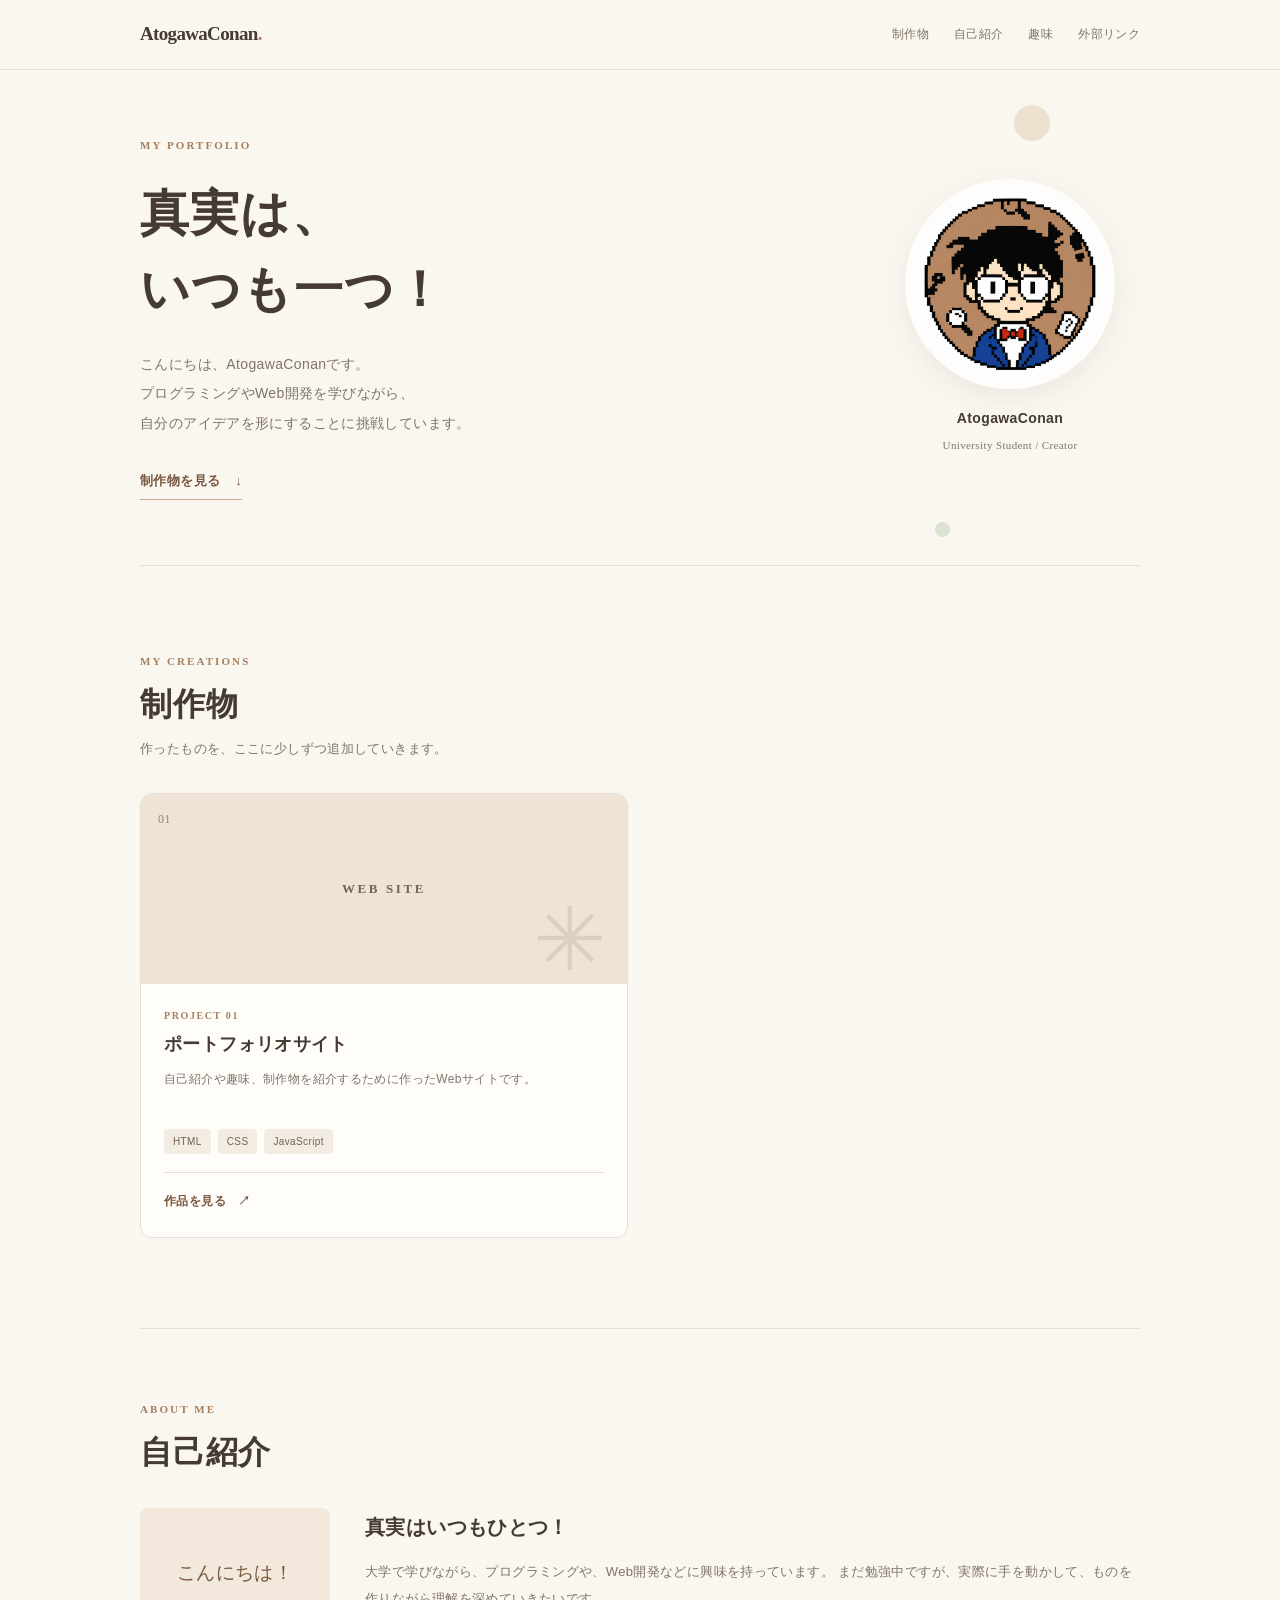
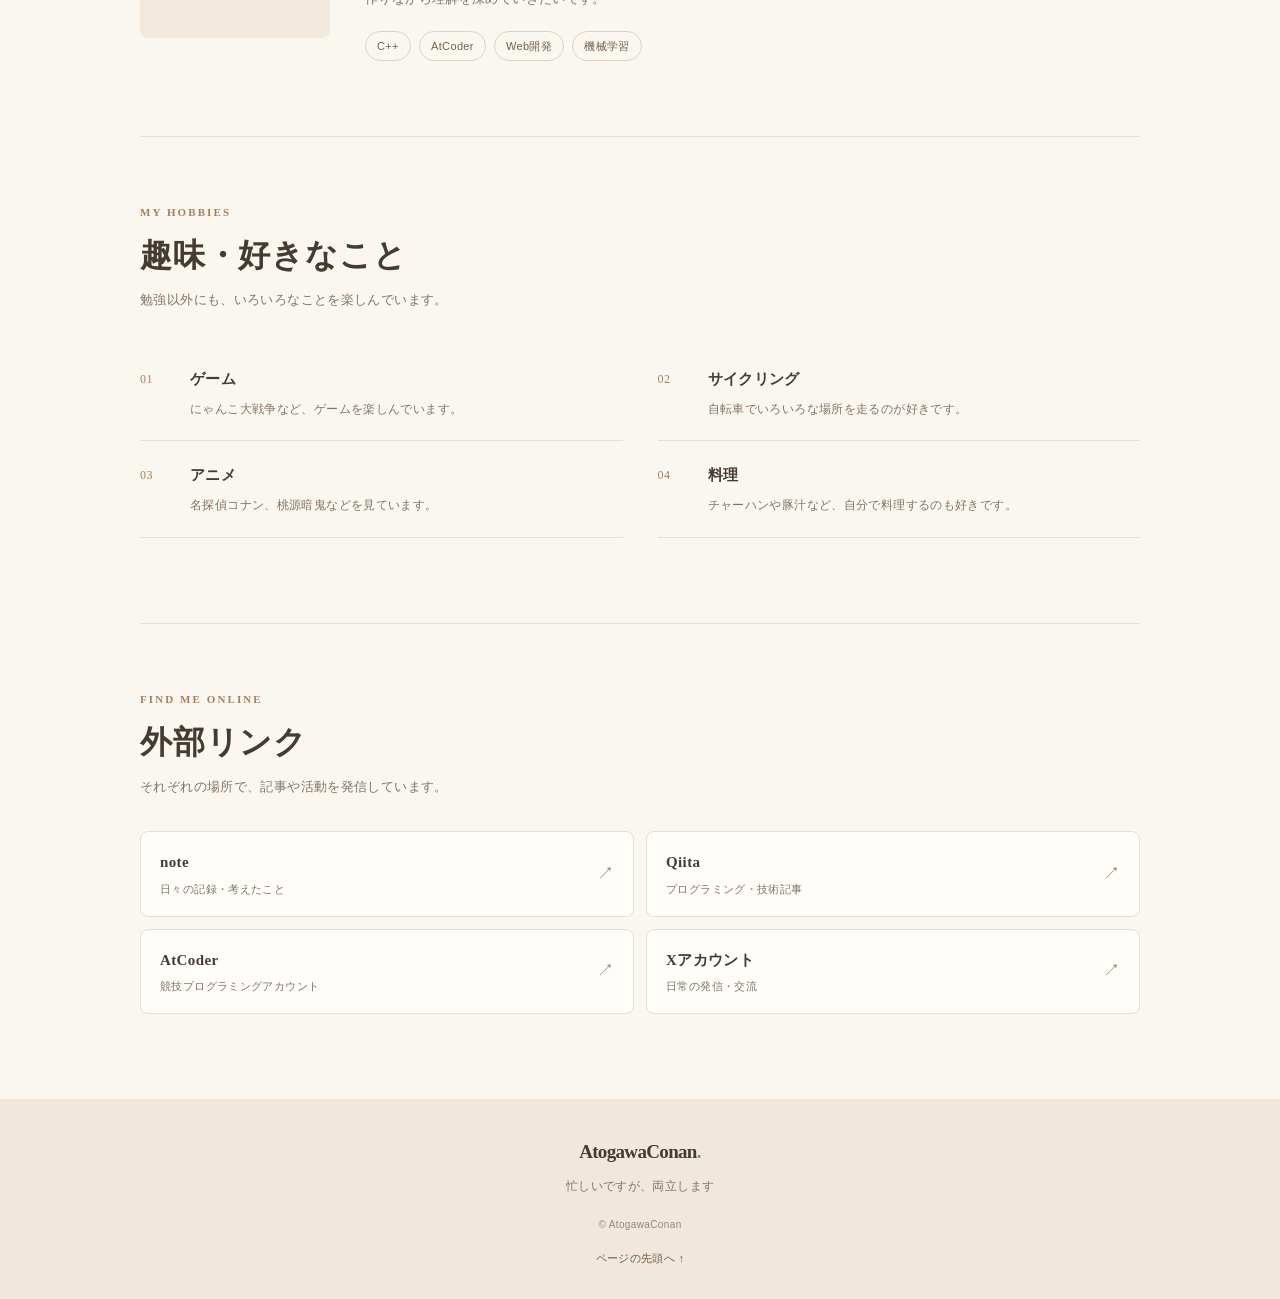
<file: index.html>
<!DOCTYPE html>
<html lang="ja">
<head>
  <meta charset="UTF-8">
  <meta name="viewport" content="width=device-width, initial-scale=1.0">
  <meta name="theme-color" content="#faf7f1">
  <meta name="description" content="AtogawaConanのポートフォリオ。制作物、趣味、自己紹介を掲載しています。">
  <title>AtogawaConan | Portfolio</title>
  <link rel="stylesheet" href="style.css">
</head>

<body>
  <header class="site-header" id="top">
    <a class="site-logo" href="#top">AtogawaConan<span>.</span></a>

    <nav class="header-nav" aria-label="メインナビゲーション">
      <a href="#works">制作物</a>
      <a href="#about">自己紹介</a>
      <a href="#hobbies">趣味</a>
      <a href="#links">外部リンク</a>
    </nav>
  </header>

  <main>
    <!-- トップ -->
    <section class="hero section-wrap">
      <div class="hero-text">
        <p class="eyebrow">MY PORTFOLIO</p>
        <h1>真実は、<br>いつも一つ！</h1>
        <p class="hero-description">
          こんにちは、AtogawaConanです。<br>
          プログラミングやWeb開発を学びながら、<br class="desktop-only">
          自分のアイデアを形にすることに挑戦しています。
        </p>
        <a class="text-link" href="#works">制作物を見る <span>↓</span></a>
      </div>

      <div class="hero-profile">
        <div class="avatar-frame">
          <img src="profile.png" alt="ドット絵のプロフィールアイコン">
        </div>
        <p class="avatar-caption">AtogawaConan</p>
        <p class="avatar-subcaption">University Student / Creator</p>
      </div>
      <span class="hero-decoration decoration-one" aria-hidden="true"></span>
      <span class="hero-decoration decoration-two" aria-hidden="true"></span>
    </section>

    <!-- 制作物 -->
    <section class="section-wrap works-section" id="works">
      <div class="section-heading">
        <p class="eyebrow">MY CREATIONS</p>
        <h2>制作物</h2>
        <p>作ったものを、ここに少しずつ追加していきます。</p>
      </div>

      <div class="works-grid" id="works-grid">
        <!-- JavaScriptで作品を表示 -->
      </div>
    </section>

    <!-- 自己紹介 -->
    <section class="section-wrap about-section" id="about">
      <div class="section-heading">
        <p class="eyebrow">ABOUT ME</p>
        <h2>自己紹介</h2>
      </div>

      <div class="about-content">
        <div class="about-mark" aria-hidden="true">こんにちは！</div>
        <div>
          <h3>真実はいつもひとつ！</h3>
          <p>
            大学で学びながら、プログラミングや、Web開発などに興味を持っています。
            まだ勉強中ですが、実際に手を動かして、ものを作りながら理解を深めていきたいです。
          </p>
          <div class="tag-list">
            <span>C++</span>
            <span>AtCoder</span>
            <span>Web開発</span>
            <span>機械学習</span>
          </div>
        </div>
      </div>
    </section>

    <!-- 趣味 -->
    <section class="section-wrap hobbies-section" id="hobbies">
      <div class="section-heading">
        <p class="eyebrow">MY HOBBIES</p>
        <h2>趣味・好きなこと</h2>
        <p>勉強以外にも、いろいろなことを楽しんでいます。</p>
      </div>

      <div class="hobbies-list">
        <article class="hobby-item">
          <span class="hobby-number">01</span>
          <div>
            <h3>ゲーム</h3>
            <p>にゃんこ大戦争など、ゲームを楽しんでいます。</p>
          </div>
        </article>

        <article class="hobby-item">
          <span class="hobby-number">02</span>
          <div>
            <h3>サイクリング</h3>
            <p>自転車でいろいろな場所を走るのが好きです。</p>
          </div>
        </article>

        <article class="hobby-item">
          <span class="hobby-number">03</span>
          <div>
            <h3>アニメ</h3>
            <p>名探偵コナン、桃源暗鬼などを見ています。</p>
          </div>
        </article>

        <article class="hobby-item">
          <span class="hobby-number">04</span>
          <div>
            <h3>料理</h3>
            <p>チャーハンや豚汁など、自分で料理するのも好きです。</p>
          </div>
        </article>
      </div>
    </section>

    <!-- 外部リンク -->
    <section class="section-wrap links-section" id="links">
      <div class="section-heading">
        <p class="eyebrow">FIND ME ONLINE</p>
        <h2>外部リンク</h2>
        <p>それぞれの場所で、記事や活動を発信しています。</p>
      </div>

      <div class="external-links">
        <a href="https://note.com/lucky_flea3807"
           target="_blank" rel="noopener noreferrer">
          <span><strong>note</strong><small>日々の記録・考えたこと</small></span>
          <span class="external-arrow">↗</span>
        </a>

        <a href="https://qiita.com/AtogawaConan"
           target="_blank" rel="noopener noreferrer">
          <span><strong>Qiita</strong><small>プログラミング・技術記事</small></span>
          <span class="external-arrow">↗</span>
        </a>

        <a href="https://atcoder.jp/users/AtogawaConan"
           target="_blank" rel="noopener noreferrer">
          <span><strong>AtCoder</strong><small>競技プログラミングアカウント</small></span>
          <span class="external-arrow">↗</span>
        </a>

        <a href="https://x.com/AtogawaConan000"
           target="_blank" rel="noopener noreferrer">
          <span><strong>Xアカウント</strong><small>日常の発信・交流</small></span>
          <span class="external-arrow">↗</span>
        </a>
      </div>
    </section>
  </main>

  <footer class="site-footer">
    <a class="site-logo" href="#top">AtogawaConan<span>.</span></a>
    <p>忙しいですが、両立します</p>
    <small>© AtogawaConan</small>
    <a class="back-to-top" href="#top">ページの先頭へ ↑</a>
  </footer>

  <script>
    /*
      制作物を追加するときは、この配列に1件追加してください。
      title: 作品名
      description: 作品の説明
      tech: 使用した技術
      url: 公開先URL（まだ公開していない場合は空文字）
      label: 作品の種類
    */
    const projects = [
      {
        title: "ポートフォリオサイト",
        description: "自己紹介や趣味、制作物を紹介するために作ったWebサイトです。",
        tech: ["HTML", "CSS", "JavaScript"],
        url: "https://atogawaconan.github.io/my-portfolio/",
        label: "WEB SITE"
      }
    ];

    const worksGrid = document.querySelector("#works-grid");

    function renderProjects() {
      worksGrid.innerHTML = projects.map((project, index) => {
        const number = String(index + 1).padStart(2, "0");
        const tags = project.tech
          .map(tech => `<span class="project-tag">${escapeHTML(tech)}</span>`)
          .join("");

        const action = project.url
          ? `<a class="project-link" href="${escapeHTML(project.url)}"
                target="_blank" rel="noopener noreferrer">
                作品を見る <span>↗</span>
             </a>`
          : `<span class="project-unavailable">公開準備中</span>`;

        return `
          <article class="project-card">
            <div class="project-preview preview-${(index % 3) + 1}">
              <span class="preview-number">${number}</span>
              <span class="preview-label">${escapeHTML(project.label)}</span>
              <span class="preview-symbol" aria-hidden="true">✳</span>
            </div>
            <div class="project-info">
              <p class="project-index">PROJECT ${number}</p>
              <h3>${escapeHTML(project.title)}</h3>
              <p class="project-description">${escapeHTML(project.description)}</p>
              <div class="project-tags">${tags}</div>
              <div class="project-action">${action}</div>
            </div>
          </article>
        `;
      }).join("");
    }

    function escapeHTML(value) {
      return String(value).replace(/[&<>"']/g, character => ({
        "&": "&amp;",
        "<": "&lt;",
        ">": "&gt;",
        '"': "&quot;",
        "'": "&#39;"
      })[character]);
    }

    renderProjects();
  </script>
</body>
</html>
</file>
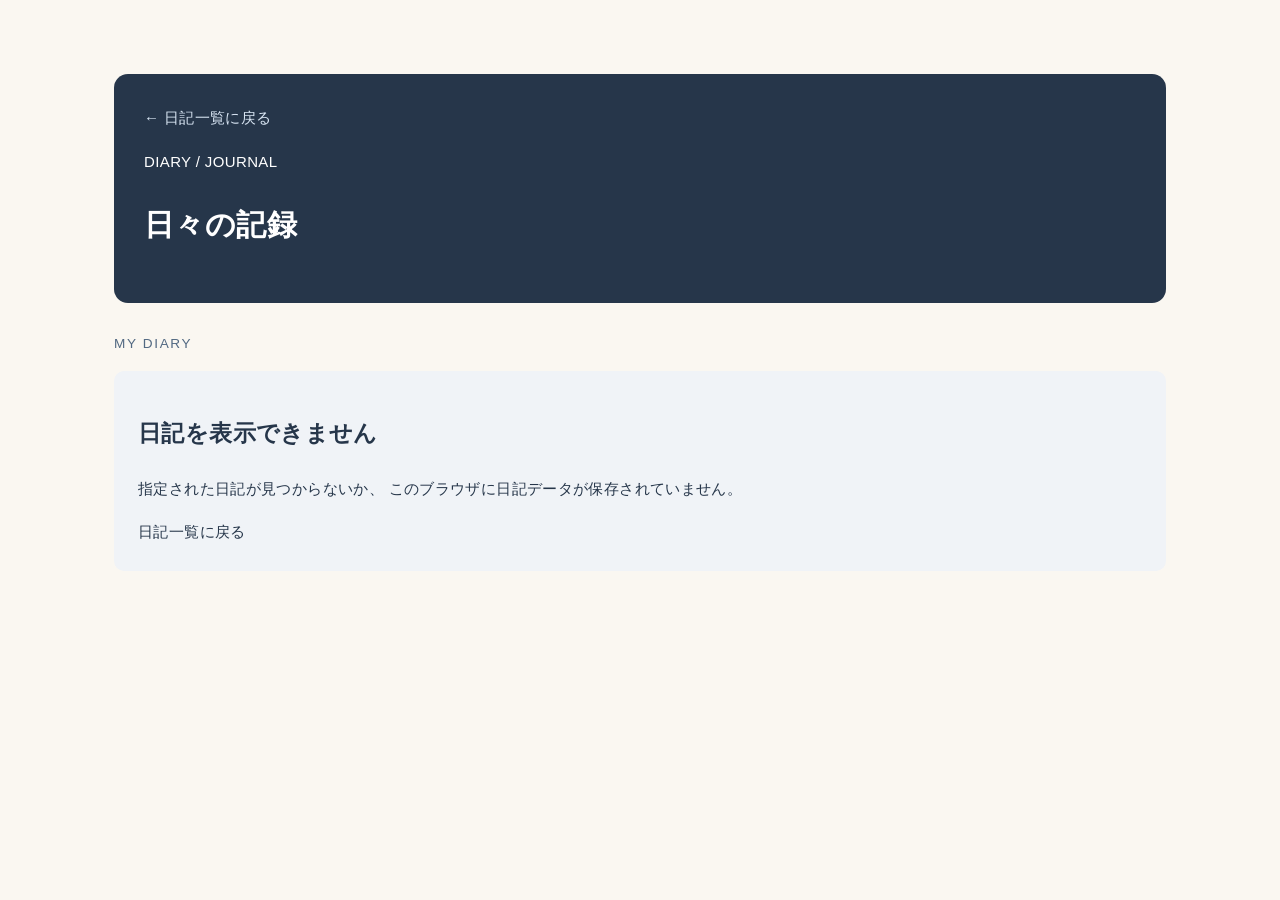
<file: deary.html>
<!DOCTYPE html>
<html lang="ja">
<head>
    <meta charset="UTF-8">
    <meta name="viewport" content="width=device-width, initial-scale=1.0">
    <meta name="description" content="日々の記録と、そのとき考えたこと。">
    <title>日記 | AtogawaConan</title>
    <link rel="stylesheet" href="style.css">
    <style>
        .article-page {
            max-width: 1100px;
            margin: 50px auto;
            padding: 24px;
            color: #26364a;
        }

        .article-top {
            padding: 30px;
            background: #26364a;
            color: white;
            border-radius: 14px;
        }

        .article-top a {
            color: #d8e5f3;
            text-decoration: none;
        }

        .article-label {
            margin-top: 28px;
            color: #526982;
            font-size: 0.85rem;
            letter-spacing: 0.12em;
        }

        .article-date {
            margin-top: 30px;
            color: #60758f;
            font-size: 0.9rem;
        }

        #article-title {
            font-size: clamp(1.8rem, 4vw, 2.7rem);
            line-height: 1.5;
            margin: 12px 0 28px;
            padding-bottom: 24px;
            border-bottom: 1px solid #d8e0e9;
        }

        .article-content {
            padding: 28px;
            background: white;
            border: 1px solid #d8e0e9;
            border-radius: 12px;
            margin-top: 20px;
        }

        #article-body {
            line-height: 2.1;
            white-space: pre-wrap;
            overflow-wrap: anywhere;
        }

        #article-image {
            display: block;
            width: 100%;
            max-height: 560px;
            object-fit: contain;
            margin-top: 24px;
            border-radius: 8px;
        }

        .article-navigation {
            display: flex;
            justify-content: space-between;
            align-items: center;
            flex-wrap: wrap;
            gap: 12px;
            margin-top: 35px;
            padding-top: 20px;
            border-top: 1px solid #d8e0e9;
        }

        .article-navigation a {
            color: #344b65;
            text-decoration: none;
            padding: 10px 14px;
            background: #edf2f8;
            border-radius: 7px;
        }

        .article-error {
            padding: 24px;
            background: #f0f3f7;
            border-radius: 10px;
            line-height: 1.9;
        }

        @media (max-width: 600px) {
            .article-page {
                margin: 20px auto;
                padding: 14px;
            }

            .article-top,
            .article-content {
                padding: 20px;
            }
        }
    </style>
</head>
<body>
    <main class="article-page">
        <header class="article-top">
            <a href="index.html#diary">← 日記一覧に戻る</a>
            <p>DIARY / JOURNAL</p>
            <h1>日々の記録</h1>
        </header>

        <p class="article-label">MY DIARY</p>

        <article id="article" class="article-content" hidden>
            <div id="article-date" class="article-date"></div>
            <h2 id="article-title"></h2>
            <div id="article-body"></div>
            <img id="article-image" alt="" hidden>

            <nav class="article-navigation">
                <a id="previous-article" href="#" hidden>← 前の日記</a>
                <a href="index.html#diary">日記一覧へ</a>
                <a id="next-article" href="#" hidden>次の日記 →</a>
            </nav>
        </article>

        <div id="article-error" class="article-error" hidden>
            <h2>日記を表示できません</h2>
            <p>
                指定された日記が見つからないか、
                このブラウザに日記データが保存されていません。
            </p>
            <a href="index.html#diary">日記一覧に戻る</a>
        </div>
    </main>

    <script>
        const STORAGE_KEY = 'atogawaPortfolioData_v1';

        const escapeText = value => String(value ?? '');

        const formatDate = value =>
            value ? value.replaceAll('-', '.') : '';

        function loadDiaries() {
            try {
                const saved = JSON.parse(
                    localStorage.getItem(STORAGE_KEY) || '{}'
                );
                return Array.isArray(saved.diaries) ? saved.diaries : [];
            } catch {
                return [];
            }
        }

        function articleUrl(id) {
            return 'diary.html?id=' + encodeURIComponent(id);
        }

        const diaries = loadDiaries().sort((a, b) =>
            (b.date || '').localeCompare(a.date || '') ||
            (b.created || 0) - (a.created || 0)
        );

        const params = new URLSearchParams(window.location.search);
        const id = params.get('id');
        const index = diaries.findIndex(d => d.id === id);
        const article = diaries[index];

        if (!article) {
            document.querySelector('#article-error').hidden = false;
        } else {
            document.querySelector('#article').hidden = false;
            document.querySelector('#article-date').textContent =
                formatDate(article.date);
            document.querySelector('#article-title').textContent =
                escapeText(article.title);
            document.querySelector('#article-body').textContent =
                escapeText(article.body);

            const image = document.querySelector('#article-image');

            if (article.image) {
                image.src = article.image;
                image.alt = article.title || '日記の写真';
                image.hidden = false;
            }

            // 日付順で、前後の日記へ移動する
            const previous = diaries[index + 1];
            const next = diaries[index - 1];

            if (previous) {
                const link = document.querySelector('#previous-article');
                link.href = articleUrl(previous.id);
                link.hidden = false;
            }

            if (next) {
                const link = document.querySelector('#next-article');
                link.href = articleUrl(next.id);
                link.hidden = false;
            }

            document.title =
                (article.title || '日記') + ' | AtogawaConan';
        }
    </script>
</body>
</html>
</file>
<file: style.css>
:root {
  --background: #faf7f1;
  --surface: #fffdf9;
  --surface-warm: #f2e9dc;
  --text: #453b32;
  --muted: #817467;
  --accent: #a77f5d;
  --accent-dark: #79583e;
  --line: #e8ded1;
  --green-soft: #e8ebe0;
  --content-width: 1000px;
}

* {
  box-sizing: border-box;
}

html {
  scroll-behavior: smooth;
  scroll-padding-top: 85px;
}

body {
  margin: 0;
  color: var(--text);
  background: var(--background);
  font-family:
    "Noto Sans JP",
    "Yu Gothic",
    Meiryo,
    sans-serif;
  font-size: 15px;
  line-height: 1.9;
  letter-spacing: 0.025em;
}

a {
  color: inherit;
  text-decoration: none;
}

button,
input,
textarea {
  font: inherit;
}

img {
  display: block;
  max-width: 100%;
}

::selection {
  color: var(--text);
  background: #e8d4bd;
}

section[id] {
  scroll-margin-top: 85px;
}

/* ヘッダー */

.site-header {
  position: sticky;
  top: 0;
  z-index: 100;
  display: flex;
  align-items: center;
  justify-content: space-between;
  gap: 24px;
  min-height: 70px;
  padding: 12px max(5%, calc((100% - var(--content-width)) / 2));
  background: rgba(250, 247, 241, 0.94);
  border-bottom: 1px solid var(--line);
  backdrop-filter: blur(12px);
}

.site-logo {
  flex-shrink: 0;
  font-family: Georgia, serif;
  font-size: 19px;
  font-weight: 700;
  letter-spacing: -0.035em;
}

.site-logo span {
  color: var(--accent);
}

.header-nav {
  display: flex;
  align-items: center;
  justify-content: flex-end;
  flex-wrap: wrap;
  gap: 25px;
}

.header-nav a {
  color: var(--muted);
  font-size: 12px;
  transition: color 0.2s ease;
}

.header-nav a:hover {
  color: var(--accent-dark);
}

/* 共通レイアウト */

.section-wrap {
  width: min(var(--content-width), 90%);
  margin-right: auto;
  margin-left: auto;
}

.section-heading {
  margin-bottom: 32px;
}

.eyebrow {
  margin: 0 0 8px;
  color: var(--accent);
  font-family: Georgia, serif;
  font-size: 11px;
  font-weight: 700;
  letter-spacing: 0.19em;
}

.section-heading h2 {
  margin: 0;
  font-family: Georgia, "Yu Mincho", serif;
  font-size: clamp(25px, 3vw, 32px);
  font-weight: 600;
  line-height: 1.5;
  letter-spacing: 0.025em;
}

.section-heading > p:last-child {
  margin: 9px 0 0;
  color: var(--muted);
  font-size: 13px;
}

/* トップ */

.hero {
  position: relative;
  display: grid;
  grid-template-columns: minmax(0, 1fr) 260px;
  align-items: center;
  gap: 50px;
  min-height: 440px;
  padding-top: 65px;
  padding-bottom: 65px;
  overflow: hidden;
  border-bottom: 1px solid var(--line);
}

.hero-text {
  position: relative;
  z-index: 1;
}

.hero-text .eyebrow {
  margin-bottom: 20px;
}

.hero h1 {
  margin: 0 0 22px;
  font-family: Georgia, "Yu Mincho", serif;
  font-size: clamp(34px, 4.5vw, 49px);
  font-weight: 600;
  line-height: 1.55;
  letter-spacing: 0.025em;
}

.hero-description {
  margin: 0 0 28px;
  color: var(--muted);
  font-size: 14px;
  line-height: 2.1;
}

.text-link {
  display: inline-flex;
  align-items: center;
  gap: 15px;
  padding-bottom: 5px;
  color: var(--accent-dark);
  border-bottom: 1px solid #c7ad92;
  font-size: 13px;
  font-weight: 700;
}

.text-link span {
  transition: transform 0.2s ease;
}

.text-link:hover span {
  transform: translateY(3px);
}

.hero-profile {
  position: relative;
  z-index: 1;
  text-align: center;
}

.avatar-frame {
  width: 210px;
  height: 210px;
  margin: 0 auto 16px;
  overflow: hidden;
  background: #fffdf9;
  border: 5px solid #fffdf9;
  border-radius: 50%;
  box-shadow: 0 8px 28px rgba(105, 79, 55, 0.09);
}

.avatar-frame img {
  width: 100%;
  height: 100%;
  object-fit: cover;
}

.avatar-caption {
  margin: 0;
  font-size: 14px;
  font-weight: 700;
}

.avatar-subcaption {
  margin: 3px 0 0;
  color: var(--muted);
  font-family: Georgia, serif;
  font-size: 11px;
}

.hero-decoration {
  position: absolute;
  z-index: 0;
  display: block;
  border-radius: 50%;
  pointer-events: none;
}

.decoration-one {
  top: 35px;
  right: 90px;
  width: 36px;
  height: 36px;
  background: #eee0cf;
}

.decoration-two {
  right: 190px;
  bottom: 28px;
  width: 15px;
  height: 15px;
  background: #dce2d2;
}

/* 制作物 */

.works-section {
  padding-top: 85px;
  padding-bottom: 90px;
}

.works-grid {
  display: grid;
  grid-template-columns: repeat(2, minmax(0, 1fr));
  gap: 24px;
}

.project-card {
  min-width: 0;
  overflow: hidden;
  background: var(--surface);
  border: 1px solid var(--line);
  border-radius: 12px;
  transition:
    transform 0.25s ease,
    box-shadow 0.25s ease;
}

.project-card:hover {
  transform: translateY(-4px);
  box-shadow: 0 12px 28px rgba(91, 69, 48, 0.08);
}

.project-preview {
  position: relative;
  display: flex;
  align-items: center;
  justify-content: center;
  min-height: 190px;
  overflow: hidden;
}

.preview-1 {
  background: #eee3d4;
}

.preview-2 {
  background: #e5e9df;
}

.preview-3 {
  background: #f0e1dc;
}

.preview-number {
  position: absolute;
  top: 14px;
  left: 17px;
  color: rgba(69, 59, 50, 0.55);
  font-family: Georgia, serif;
  font-size: 12px;
}

.preview-label {
  color: rgba(69, 59, 50, 0.75);
  font-family: Georgia, serif;
  font-size: 13px;
  font-weight: 700;
  letter-spacing: 0.2em;
}

.preview-symbol {
  position: absolute;
  right: 20px;
  bottom: 0;
  color: rgba(121, 88, 62, 0.14);
  font-size: 88px;
  line-height: 1;
}

.project-info {
  padding: 22px 23px 23px;
}

.project-index {
  margin: 0 0 5px;
  color: var(--accent);
  font-family: Georgia, serif;
  font-size: 10px;
  font-weight: 700;
  letter-spacing: 0.16em;
}

.project-info h3 {
  margin: 0 0 9px;
  font-size: 18px;
  font-weight: 700;
  line-height: 1.6;
}

.project-description {
  min-height: 3.8em;
  margin: 0;
  color: var(--muted);
  font-size: 12px;
  line-height: 1.9;
}

.project-tags {
  display: flex;
  flex-wrap: wrap;
  gap: 7px;
  margin-top: 15px;
}

.project-tag {
  padding: 3px 9px;
  color: #75634f;
  background: #f2ece3;
  border-radius: 4px;
  font-size: 10px;
}

.project-action {
  margin-top: 18px;
  padding-top: 13px;
  border-top: 1px solid var(--line);
}

.project-link {
  display: inline-flex;
  align-items: center;
  gap: 12px;
  color: var(--accent-dark);
  font-size: 12px;
  font-weight: 700;
}

.project-link span {
  transition: transform 0.2s ease;
}

.project-link:hover span {
  transform: translate(3px, -3px);
}

.project-unavailable {
  color: #998d7f;
  font-size: 12px;
}

/* 自己紹介 */

.about-section {
  padding-top: 70px;
  padding-bottom: 75px;
  border-top: 1px solid var(--line);
}

.about-content {
  display: grid;
  grid-template-columns: 190px minmax(0, 1fr);
  align-items: start;
  gap: 35px;
}

.about-mark {
  display: flex;
  align-items: center;
  justify-content: center;
  min-height: 130px;
  padding: 20px;
  color: var(--accent-dark);
  background: var(--surface-warm);
  border-radius: 8px;
  font-family: Georgia, "Yu Mincho", serif;
  font-size: 19px;
}

.about-content h3 {
  margin: 0 0 12px;
  font-family: Georgia, "Yu Mincho", serif;
  font-size: 20px;
  font-weight: 600;
}

.about-content p {
  margin: 0;
  color: var(--muted);
  font-size: 13px;
  line-height: 2.1;
}

.tag-list {
  display: flex;
  flex-wrap: wrap;
  gap: 8px;
  margin-top: 18px;
}

.tag-list span {
  padding: 4px 11px;
  color: #71614e;
  border: 1px solid #ded1c0;
  border-radius: 20px;
  font-size: 11px;
}

/* 趣味 */

.hobbies-section {
  padding-top: 65px;
  padding-bottom: 85px;
  border-top: 1px solid var(--line);
}

.hobbies-list {
  display: grid;
  grid-template-columns: repeat(2, minmax(0, 1fr));
  column-gap: 35px;
}

.hobby-item {
  display: grid;
  grid-template-columns: 38px minmax(0, 1fr);
  gap: 12px;
  padding: 20px 0;
  border-bottom: 1px solid var(--line);
}

.hobby-number {
  padding-top: 3px;
  color: var(--accent);
  font-family: Georgia, serif;
  font-size: 12px;
}

.hobby-item h3 {
  margin: 0 0 4px;
  font-size: 15px;
}

.hobby-item p {
  margin: 0;
  color: var(--muted);
  font-size: 12px;
  line-height: 1.9;
}

/* 外部リンク */

.links-section {
  padding-top: 65px;
  padding-bottom: 85px;
  border-top: 1px solid var(--line);
}

.external-links {
  display: grid;
  grid-template-columns: repeat(2, minmax(0, 1fr));
  gap: 12px;
}

.external-links > a {
  display: flex;
  align-items: center;
  justify-content: space-between;
  gap: 15px;
  min-height: 76px;
  padding: 16px 19px;
  background: var(--surface);
  border: 1px solid var(--line);
  border-radius: 8px;
  transition:
    background 0.2s ease,
    border-color 0.2s ease;
}

.external-links > a:hover {
  background: #f3ebdf;
  border-color: #d6c1a9;
}

.external-links strong,
.external-links small {
  display: block;
}

.external-links strong {
  font-family: Georgia, serif;
  font-size: 15px;
}

.external-links small {
  margin-top: 2px;
  color: var(--muted);
  font-size: 11px;
}

.external-arrow {
  color: var(--accent);
  font-size: 17px;
}

/* フッター */

.site-footer {
  display: flex;
  flex-direction: column;
  align-items: center;
  gap: 5px;
  padding: 35px 5% 30px;
  background: #f0e8dc;
  text-align: center;
}

.site-footer p {
  margin: 0;
  color: var(--muted);
  font-size: 12px;
}

.site-footer > small {
  margin-top: 12px;
  color: #948778;
  font-size: 10px;
}

.back-to-top {
  margin-top: 9px;
  color: var(--accent-dark);
  font-size: 11px;
}

/* スマートフォン */

@media (max-width: 700px) {
  .site-header {
    align-items: flex-start;
    flex-direction: column;
    gap: 8px;
    padding: 13px 5%;
  }

  .site-logo {
    font-size: 18px;
  }

  .header-nav {
    justify-content: flex-start;
    gap: 8px 19px;
  }

  .header-nav a {
    font-size: 11px;
  }

  .section-wrap {
    width: 90%;
  }

  .hero {
    grid-template-columns: minmax(0, 1fr) 110px;
    gap: 17px;
    min-height: 350px;
    padding-top: 45px;
    padding-bottom: 45px;
  }

  .hero-text .eyebrow {
    margin-bottom: 13px;
    font-size: 9px;
  }

  .hero h1 {
    font-size: clamp(25px, 6vw, 36px);
  }

  .hero-description {
    font-size: 12px;
  }

  .avatar-frame {
    width: 105px;
    height: 105px;
    border-width: 3px;
  }

  .avatar-caption {
    font-size: 11px;
    overflow-wrap: anywhere;
  }

  .avatar-subcaption {
    font-size: 9px;
  }

  .decoration-one {
    right: 25px;
  }

  .decoration-two {
    right: 100px;
  }

  .works-section,
  .hobbies-section,
  .links-section {
    padding-top: 60px;
    padding-bottom: 60px;
  }

  .about-section {
    padding-top: 55px;
    padding-bottom: 60px;
  }

  .section-heading {
    margin-bottom: 23px;
  }

  .works-grid {
    grid-template-columns: 1fr;
    gap: 18px;
  }

  .project-preview {
    min-height: 160px;
  }

  .project-info {
    padding: 19px;
  }

  .project-description {
    min-height: 0;
  }

  .about-content {
    grid-template-columns: 1fr;
    gap: 18px;
  }

  .about-mark {
    min-height: 85px;
  }

  .hobbies-list,
  .external-links {
    grid-template-columns: 1fr;
  }
}

@media (max-width: 390px) {
  .hero {
    grid-template-columns: minmax(0, 1fr) 88px;
    gap: 12px;
  }

  .avatar-frame {
    width: 84px;
    height: 84px;
  }

  .hero h1 {
    font-size: 25px;
  }

  .hero-description {
    font-size: 11px;
  }

  .desktop-only {
    display: none;
  }
}

@media (prefers-reduced-motion: reduce) {
  html {
    scroll-behavior: auto;
  }

  *,
  *::before,
  *::after {
    transition-duration: 0.01ms !important;
  }
}
</file>
